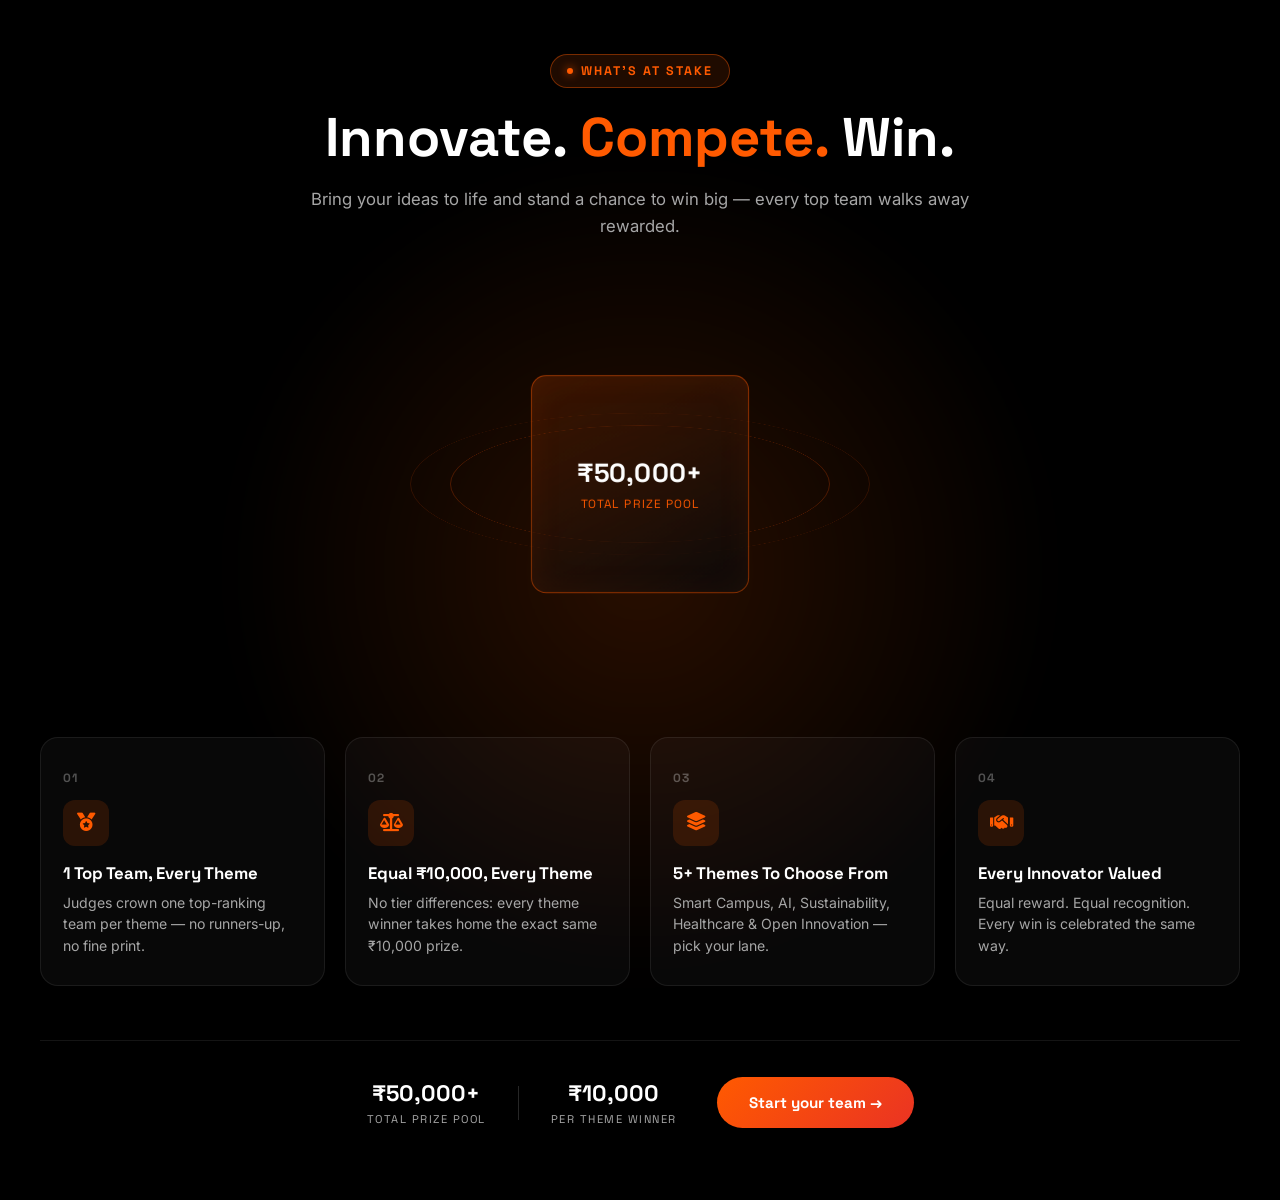
<file: whats-at-stake.html>
<!DOCTYPE html>
<html lang="en">
<head>
<meta charset="UTF-8">
<meta name="viewport" content="width=device-width, initial-scale=1.0">
<title>FUSIONX 1.0 — What's At Stake</title>
<link rel="preconnect" href="https://fonts.googleapis.com">
<link rel="preconnect" href="https://fonts.gstatic.com" crossorigin>
<link href="https://fonts.googleapis.com/css2?family=Space+Grotesk:wght@300;400;500;600;700;800;900&family=Inter:wght@400;500;600;700&display=swap" rel="stylesheet">
<link rel="stylesheet" href="https://cdnjs.cloudflare.com/ajax/libs/font-awesome/6.6.0/css/all.min.css">
<style>
  * { box-sizing: border-box; margin: 0; padding: 0; }
  body { background: #000; font-family: 'Inter', sans-serif; }
  .btn {
    display: inline-flex; align-items: center; justify-content: center; gap: 8px;
    font-family: 'Space Grotesk', sans-serif; font-weight: 700; font-size: 0.95rem;
    text-decoration: none; border-radius: 100px; padding: 16px 32px; cursor: pointer; border: none;
  }
  .btn-primary { background: linear-gradient(135deg, #FF5A00, #EA3323); color: #fff; }
/* ============================================================
   WHAT'S AT STAKE — 3D Prize Core (own design, real CSS 3D)
   ============================================================ */
.stake3d-section {
  position: relative;
  padding: 6vh 20px 8vh;
  overflow: hidden;
  background: #000;
}
.stake3d-glow {
  position: absolute; top: 10%; left: 50%; width: 900px; height: 900px;
  transform: translateX(-50%);
  background: radial-gradient(circle, rgba(255,90,0,0.16), transparent 65%);
  filter: blur(20px); pointer-events: none; z-index: 0;
}
.stake3d-head { position: relative; z-index: 2; text-align: center; max-width: 720px; margin: 0 auto 6vh; }
.stake3d-eyebrow {
  display: inline-flex; align-items: center; gap: 8px;
  font-family: 'Space Grotesk', sans-serif; font-size: 0.78rem; font-weight: 700;
  letter-spacing: 2px; text-transform: uppercase; color: #FF5A00;
  background: rgba(255,90,0,0.12); border: 1px solid rgba(255,90,0,0.4);
  border-radius: 100px; padding: 8px 16px; margin-bottom: 20px;
}
.stake3d-eyebrow .dot { width: 6px; height: 6px; border-radius: 50%; background: #FF5A00; box-shadow: 0 0 10px #FF5A00; }
.stake3d-heading {
  font-family: 'Space Grotesk', sans-serif; font-weight: 800;
  font-size: clamp(2rem, 5.5vw, 3.4rem); color: #fff; line-height: 1.1; margin-bottom: 18px;
}
.stake3d-heading .accent { color: #FF5A00; }
.stake3d-sub { font-family: 'Inter', sans-serif; color: #a6a6a6; font-size: 1.05rem; line-height: 1.6; }

/* ---- 3D rotating core ---- */
.stake3d-core-wrap {
  position: relative; z-index: 2;
  display: flex; align-items: center; justify-content: center;
  height: clamp(260px, 34vw, 380px);
  margin-bottom: 7vh;
}
.stake3d-ring {
  position: absolute; border: 1px solid rgba(255,90,0,0.25); border-radius: 50%;
  transform: rotateX(72deg);
  pointer-events: none;
}
.stake3d-ring-a { width: clamp(260px, 30vw, 380px); height: clamp(260px, 30vw, 380px); animation: stake3dRingSpin 18s linear infinite; }
.stake3d-ring-b { width: clamp(320px, 38vw, 460px); height: clamp(320px, 38vw, 460px); border-color: rgba(255,90,0,0.14); animation: stake3dRingSpin 26s linear infinite reverse; }
@keyframes stake3dRingSpin { from { transform: rotateX(72deg) rotateZ(0deg); } to { transform: rotateX(72deg) rotateZ(360deg); } }

.stake3d-core-scene { perspective: 1200px; width: clamp(150px, 16vw, 200px); height: clamp(150px, 16vw, 200px); }
.stake3d-core-tilt { width: 100%; height: 100%; transform-style: preserve-3d; transition: transform 0.35s cubic-bezier(0.22,1,0.36,1); }
.stake3d-core-spin {
  position: relative; width: 100%; height: 100%; transform-style: preserve-3d;
  animation: stake3dSpin 16s linear infinite;
}
@keyframes stake3dSpin {
  from { transform: rotateX(-16deg) rotateY(0deg); }
  to   { transform: rotateX(-16deg) rotateY(360deg); }
}
.stake3d-face {
  position: absolute; inset: 0;
  display: flex; flex-direction: column; align-items: center; justify-content: center;
  gap: 6px; text-align: center; padding: 10px;
  background: linear-gradient(155deg, rgba(255,90,0,0.16), rgba(10,10,10,0.92));
  border: 1px solid rgba(255,90,0,0.45);
  border-radius: 14px;
  box-shadow: inset 0 0 30px rgba(255,90,0,0.08);
  backface-visibility: hidden;
}
.stake3d-face .f-num { font-family: 'Space Grotesk', sans-serif; font-weight: 800; font-size: clamp(1.1rem, 2vw, 1.5rem); color: #fff; }
.stake3d-face .f-label { font-family: 'Space Grotesk', sans-serif; font-size: 0.68rem; letter-spacing: 1px; text-transform: uppercase; color: #FF5A00; }
.stake3d-face i { font-size: clamp(1.6rem, 3vw, 2.2rem); color: #FF5A00; }
.stake3d-face-front { transform: rotateY(0deg) translateZ(calc(clamp(150px, 16vw, 200px) / 2)); }
.stake3d-face-back   { transform: rotateY(180deg) translateZ(calc(clamp(150px, 16vw, 200px) / 2)); }
.stake3d-face-right  { transform: rotateY(90deg) translateZ(calc(clamp(150px, 16vw, 200px) / 2)); }
.stake3d-face-left   { transform: rotateY(-90deg) translateZ(calc(clamp(150px, 16vw, 200px) / 2)); }
.stake3d-face-top    { transform: rotateX(90deg) translateZ(calc(clamp(150px, 16vw, 200px) / 2)); }
.stake3d-face-bottom { transform: rotateX(-90deg) translateZ(calc(clamp(150px, 16vw, 200px) / 2)); }

/* ---- feature cards: 3D flip-reveal on scroll + hover tilt ---- */
.stake3d-cards {
  position: relative; z-index: 2;
  display: grid; grid-template-columns: repeat(4, 1fr); gap: 20px;
  max-width: 1200px; margin: 0 auto 6vh;
}
.stake3d-card-wrap { perspective: 1000px; }
.stake3d-card {
  position: relative; height: 100%;
  background: rgba(255,255,255,0.03);
  border: 1px solid rgba(255,255,255,0.08);
  border-radius: 18px; padding: 28px 22px;
  transform: rotateY(-85deg); opacity: 0;
  transform-origin: left center;
  transition: transform 0.75s cubic-bezier(0.16,1,0.3,1), opacity 0.6s ease, border-color 0.3s ease, background 0.3s ease;
  transform-style: preserve-3d;
}
.stake3d-card-wrap:nth-child(2) .stake3d-card { transition-delay: 0.08s; }
.stake3d-card-wrap:nth-child(3) .stake3d-card { transition-delay: 0.16s; }
.stake3d-card-wrap:nth-child(4) .stake3d-card { transition-delay: 0.24s; }
.stake3d-card.in-view { transform: rotateY(0deg); opacity: 1; }
.stake3d-card:hover { border-color: rgba(255,90,0,0.5); background: rgba(255,90,0,0.06); }
.stake3d-card .idx {
  font-family: 'Space Grotesk', sans-serif; font-size: 0.75rem; font-weight: 700;
  color: rgba(255,255,255,0.3); letter-spacing: 1px;
}
.stake3d-card .ic {
  width: 46px; height: 46px; border-radius: 12px; margin: 14px 0 16px;
  display: flex; align-items: center; justify-content: center;
  background: rgba(255,90,0,0.14); color: #FF5A00; font-size: 1.15rem;
}
.stake3d-card h4 { font-family: 'Space Grotesk', sans-serif; color: #fff; font-size: 1.05rem; margin-bottom: 8px; }
.stake3d-card p { font-family: 'Inter', sans-serif; color: #a6a6a6; font-size: 0.88rem; line-height: 1.55; }

/* ---- footer stat strip + CTA ---- */
.stake3d-footer {
  position: relative; z-index: 2;
  display: flex; flex-wrap: wrap; align-items: center; justify-content: center;
  gap: 32px; padding-top: 4vh; border-top: 1px solid rgba(255,255,255,0.08);
  max-width: 1200px; margin: 0 auto;
}
.stake3d-foot-stat { display: flex; flex-direction: column; align-items: center; gap: 4px; }
.stake3d-foot-stat b { font-family: 'Space Grotesk', sans-serif; color: #fff; font-size: 1.4rem; }
.stake3d-foot-stat span { font-family: 'Space Grotesk', sans-serif; color: #a6a6a6; font-size: 0.7rem; letter-spacing: 1.5px; text-transform: uppercase; }
.stake3d-foot-div { width: 1px; height: 34px; background: rgba(255,255,255,0.15); }
.stake3d-cta { margin-left: 8px; }

@media (max-width: 980px) {
  .stake3d-cards { grid-template-columns: repeat(2, 1fr); }
}
@media (max-width: 620px) {
  .stake3d-cards { grid-template-columns: 1fr; }
  .stake3d-footer { flex-direction: column; gap: 20px; }
  .stake3d-foot-div { display: none; }
  .stake3d-cta { margin-left: 0; }
}
@media (prefers-reduced-motion: reduce) {
  .stake3d-core-spin, .stake3d-ring-a, .stake3d-ring-b { animation: none !important; }
  .stake3d-core-spin { transform: rotateX(-16deg) rotateY(28deg); }
  .stake3d-card { transition: opacity 0.4s ease !important; transform: rotateY(0deg) !important; }
}

</style>
</head>
<body>
      <div class="stake3d-section" id="stake3dSection">
        <div class="stake3d-glow"></div>

        <div class="stake3d-head">
          <div class="stake3d-eyebrow"><span class="dot"></span> What's At Stake</div>
          <h2 class="stake3d-heading">Innovate. <span class="accent">Compete.</span> Win.</h2>
          <p class="stake3d-sub">Bring your ideas to life and stand a chance to win big — every top team walks away rewarded.</p>
        </div>

        <div class="stake3d-core-wrap">
          <div class="stake3d-ring stake3d-ring-a"></div>
          <div class="stake3d-ring stake3d-ring-b"></div>
          <div class="stake3d-core-scene" id="stake3dScene">
            <div class="stake3d-core-tilt" id="stake3dTilt">
              <div class="stake3d-core-spin">
                <div class="stake3d-face stake3d-face-front">
                  <span class="f-num">₹50,000+</span>
                  <span class="f-label">Total Prize Pool</span>
                </div>
                <div class="stake3d-face stake3d-face-back">
                  <span class="f-num">₹10,000</span>
                  <span class="f-label">Per Theme Winner</span>
                </div>
                <div class="stake3d-face stake3d-face-right">
                  <span class="f-num">5+</span>
                  <span class="f-label">Themes Covered</span>
                </div>
                <div class="stake3d-face stake3d-face-left">
                  <span class="f-num">1</span>
                  <span class="f-label">Top Team / Theme</span>
                </div>
                <div class="stake3d-face stake3d-face-top">
                  <i class="fa-solid fa-trophy"></i>
                </div>
                <div class="stake3d-face stake3d-face-bottom">
                  <span class="f-label">Equal Reward.<br>Equal Recognition.</span>
                </div>
              </div>
            </div>
          </div>
        </div>

        <div class="stake3d-cards">
          <div class="stake3d-card-wrap">
            <div class="stake3d-card">
              <span class="idx">01</span>
              <div class="ic"><i class="fa-solid fa-medal"></i></div>
              <h4>1 Top Team, Every Theme</h4>
              <p>Judges crown one top-ranking team per theme — no runners-up, no fine print.</p>
            </div>
          </div>
          <div class="stake3d-card-wrap">
            <div class="stake3d-card">
              <span class="idx">02</span>
              <div class="ic"><i class="fa-solid fa-scale-balanced"></i></div>
              <h4>Equal ₹10,000, Every Theme</h4>
              <p>No tier differences: every theme winner takes home the exact same ₹10,000 prize.</p>
            </div>
          </div>
          <div class="stake3d-card-wrap">
            <div class="stake3d-card">
              <span class="idx">03</span>
              <div class="ic"><i class="fa-solid fa-layer-group"></i></div>
              <h4>5+ Themes To Choose From</h4>
              <p>Smart Campus, AI, Sustainability, Healthcare &amp; Open Innovation — pick your lane.</p>
            </div>
          </div>
          <div class="stake3d-card-wrap">
            <div class="stake3d-card">
              <span class="idx">04</span>
              <div class="ic"><i class="fa-solid fa-handshake"></i></div>
              <h4>Every Innovator Valued</h4>
              <p>Equal reward. Equal recognition. Every win is celebrated the same way.</p>
            </div>
          </div>
        </div>

        <div class="stake3d-footer">
          <div class="stake3d-foot-stat"><b>₹50,000+</b><span>Total Prize Pool</span></div>
          <div class="stake3d-foot-div"></div>
          <div class="stake3d-foot-stat"><b>₹10,000</b><span>Per Theme Winner</span></div>
          <a href="register.html" class="btn btn-primary stake3d-cta">Start your team →</a>
        </div>
      </div>

      <script>
      (function () {
        var section = document.getElementById('stake3dSection');
        if (!section) return;
        var reduced = window.matchMedia && window.matchMedia('(prefers-reduced-motion: reduce)').matches;

        // Scroll-reveal: cards 3D-flip into place the first time they enter view.
        var cards = section.querySelectorAll('.stake3d-card');
        if ('IntersectionObserver' in window) {
          var io = new IntersectionObserver(function (entries) {
            entries.forEach(function (entry) {
              if (entry.isIntersecting) {
                entry.target.classList.add('in-view');
                io.unobserve(entry.target);
              }
            });
          }, { threshold: 0.25 });
          cards.forEach(function (c) { io.observe(c); });
        } else {
          cards.forEach(function (c) { c.classList.add('in-view'); });
        }

        // Mouse-driven 3D tilt on the rotating prize core (desktop / hover-capable only).
        var scene = document.getElementById('stake3dScene');
        var tilt = document.getElementById('stake3dTilt');
        var hoverCapable = window.matchMedia && window.matchMedia('(hover: hover) and (pointer: fine)').matches;
        if (scene && tilt && hoverCapable && !reduced) {
          scene.addEventListener('mousemove', function (e) {
            var r = scene.getBoundingClientRect();
            var px = (e.clientX - r.left) / r.width - 0.5;
            var py = (e.clientY - r.top) / r.height - 0.5;
            tilt.style.transform = 'rotateY(' + (px * 34) + 'deg) rotateX(' + (-py * 28) + 'deg)';
          });
          scene.addEventListener('mouseleave', function () {
            tilt.style.transform = 'rotateY(0deg) rotateX(0deg)';
          });
        }
      })();
      </script>
</body>
</html>
</file>
